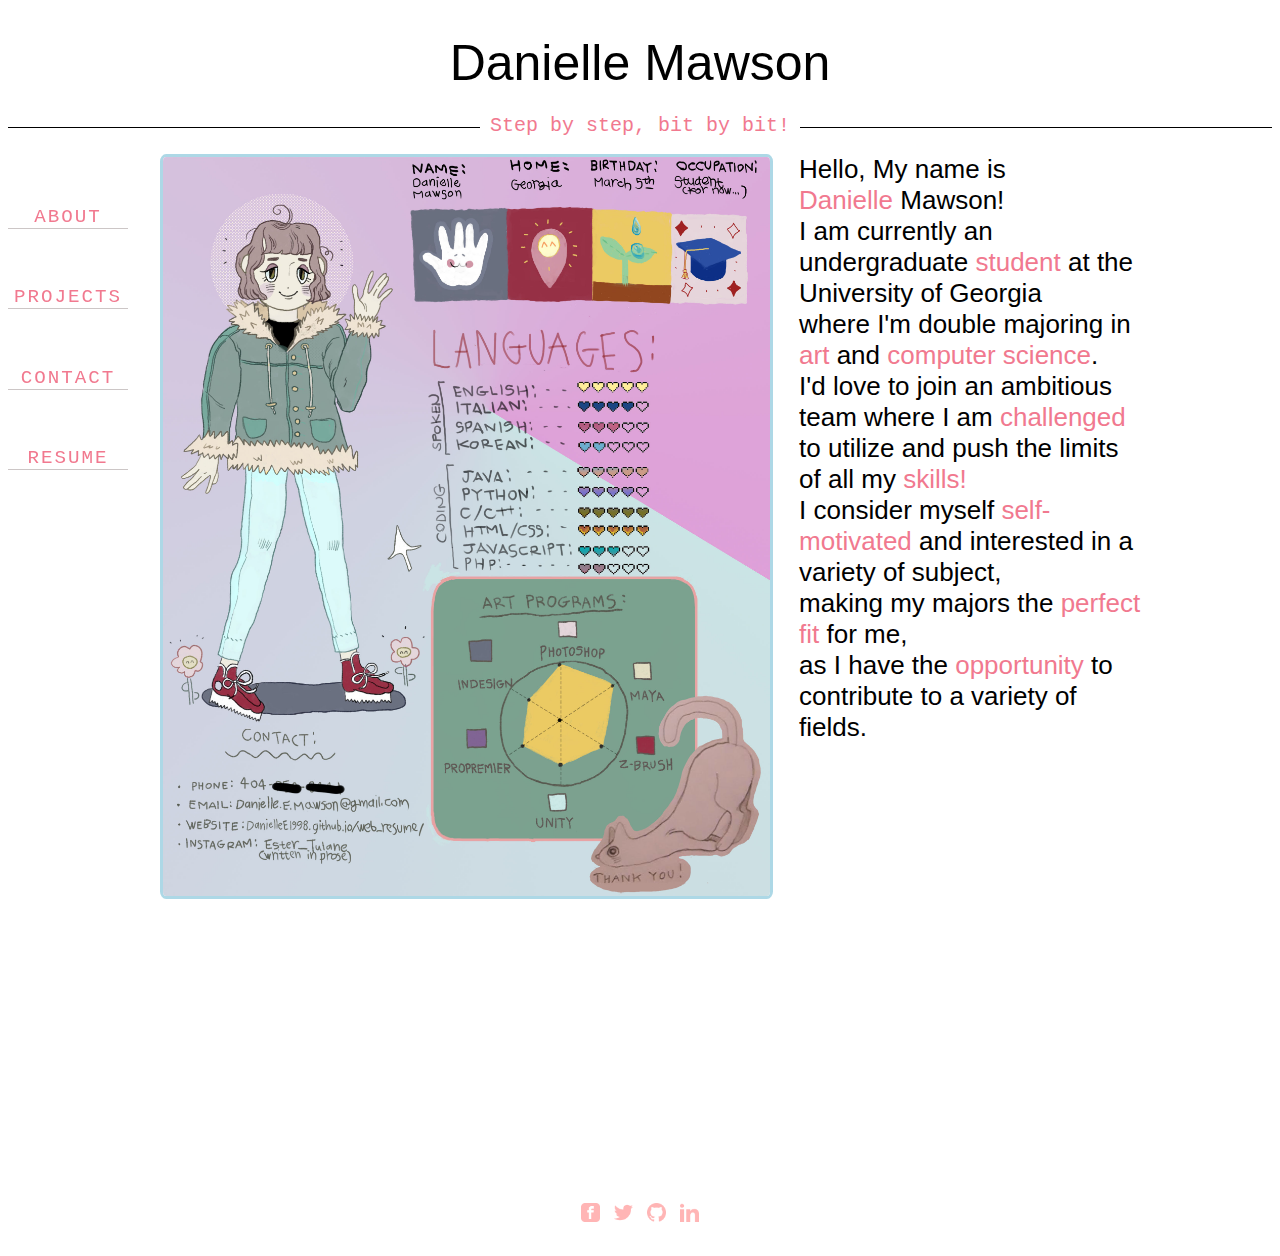
<file: index.html>
<!DOCTYPE html>
<html lang="en">

<head>
    <title>Danielle Mawson</title>
    <meta charset="utf-8">
    <link rel="stylesheet" href="main.css">
    <link rel="icon" href="resources/favicon.ico">
</head>

<body>
    <header>
        <h1 id="page_title">Danielle Mawson</h1>
        <h2 id="sub_heading"><span>Step by step, bit by bit!</span></h2>
    </header>
    <section id="nav_section">
            <nav id="nav_menu">
                <ul>
                <li><a href="index.html">About</a></li>
				<li><a href="projects.html">Projects</a>
                    <ul>
                            <li><a href="projects.html#coding_projects">Coding Projects</a></li>
                            <li><a href="projects.html#traditional_work">Traditional Work</a></li>
                            <li><a href="projects.html#digital_work">Digital Work</a></li>
                            <li><a href="projects.html#self_study">Self Study</a></li>
                    </ul>
                </li>             
                <li><a href="contact.html">Contact</a></li>
				<li><a href="danielle_resume.html">Resume</a></li> 
                </ul>
            </nav>
    </section>
    <article class="main_article">
		<img src="Resources/mta.jpg" alt="RTTF Logo" id="meetTheArtist">
	    <p>
		    Hello, My name is <br><span>Danielle</span> Mawson!<br>
			I am currently an undergraduate <span>student</span> at the University of Georgia<br>
			where I'm double majoring in <span>art</span> and <span>computer science</span>.<br>
			I'd love to join an ambitious team where I am <span>challenged</span><br> 
			to utilize and push the limits of all my <span>skills!</span><br>
			I consider myself <span>self-motivated</span> and interested in a variety of subject,<br>
			making my majors the <span>perfect fit</span> for me,<br> 
			as I have the <span>opportunity</span> to contribute to a variety of fields.
	    </p>
    </article>

    <footer>
		<p id="footer_content">
			<span>
				<a href="https://www.facebook.com" target="_blank">
					<img src="Resources/facebook.png" alt="Facebook">
				</a>
				<a href="https://www.twitter.com" target="_blank">
					<img src="Resources/twitter.png" alt="Twitter">
				</a>
				<a href="https://www.github.com" target="_blank">
					<img src="Resources/github.png" alt="Github">
				</a>
				<a href="https://www.linkedin.com" target="_blank">
					<img src="Resources/linkedin.png" alt="LinkedIn">
				</a>
			</span>
		</p>
	<footer>
</body>
</html>
</file>
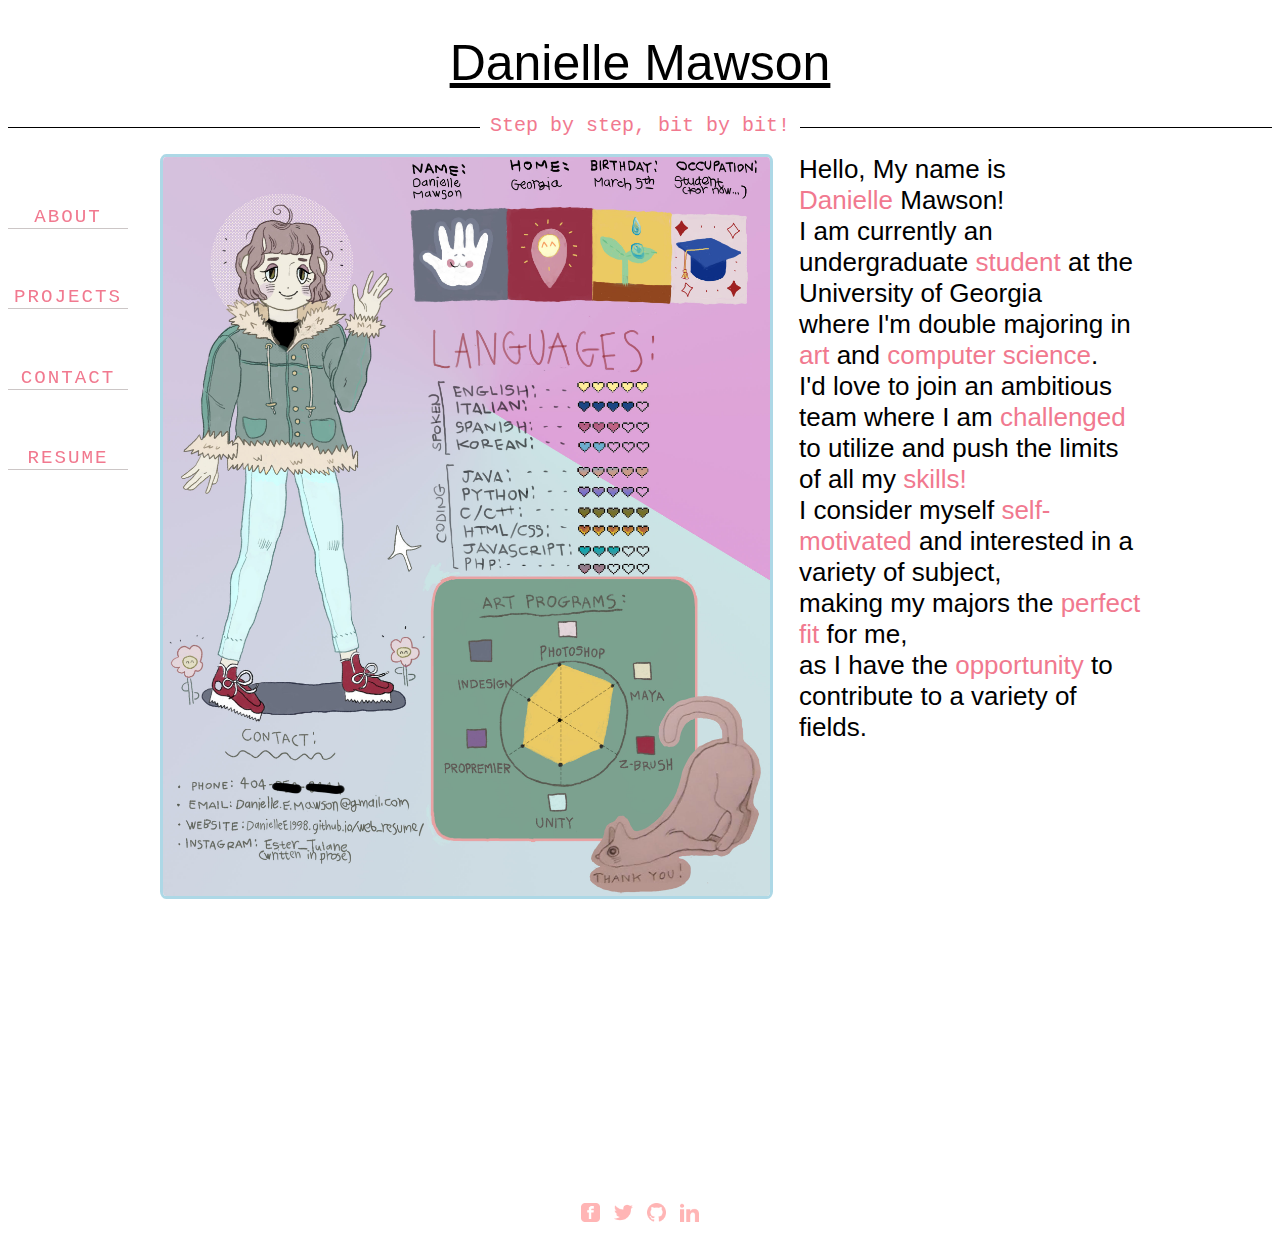
<file: about.html>
<!DOCTYPE html>
<html lang="en">

<head>
    <title>Danielle Mawson</title>
    <meta charset="utf-8">
    <link rel="stylesheet" href="main.css">
    <link rel="icon" href="resources/favicon.ico">
</head>

<body>
    <header>
        <h1><a href="main.html"  id="page_title">Danielle Mawson</a></h1>
        <h2 id="sub_heading"><span>Step by step, bit by bit!</span></h2>
    </header>
    <section id="nav_section">
            <nav id="nav_menu">
                <ul>
                <li><a href="about.html">About</a></li>
				<li><a href="projects.html">Projects</a>
                    <ul>
                            <li><a href="projects.html#coding_projects">Coding Projects</a></li>
                            <li><a href="projects.html#traditional_work">Traditional Work</a></li>
                            <li><a href="projects.html#digital_work">Digital Work</a></li>
                            <li><a href="projects.html#self_study">Self Study</a></li>
                    </ul>
                </li>             
                <li><a href="contact.html">Contact</a></li>
				<li><a href="danielle_resume.html">Resume</a></li> 
                </ul>
            </nav>
    </section>
    <article class="main_article">
		<img src="Resources/mta.jpg" alt="RTTF Logo" id="meetTheArtist">
	    <p>
		    Hello, My name is <br><span>Danielle</span> Mawson!<br>
			I am currently an undergraduate <span>student</span> at the University of Georgia<br>
			where I'm double majoring in <span>art</span> and <span>computer science</span>.<br>
			I'd love to join an ambitious team where I am <span>challenged</span><br> 
			to utilize and push the limits of all my <span>skills!</span><br>
			I consider myself <span>self-motivated</span> and interested in a variety of subject,<br>
			making my majors the <span>perfect fit</span> for me,<br> 
			as I have the <span>opportunity</span> to contribute to a variety of fields.
	    </p>
    </article>

    <footer>
		<p id="footer_content">
			<span>
				<a href="https://www.facebook.com" target="_blank">
					<img src="Resources/facebook.png" alt="Facebook">
				</a>
				<a href="https://www.twitter.com" target="_blank">
					<img src="Resources/twitter.png" alt="Twitter">
				</a>
				<a href="https://www.github.com" target="_blank">
					<img src="Resources/github.png" alt="Github">
				</a>
				<a href="https://www.linkedin.com" target="_blank">
					<img src="Resources/linkedin.png" alt="LinkedIn">
				</a>
			</span>
		</p>
	<footer>
</body>
</html>
</file>
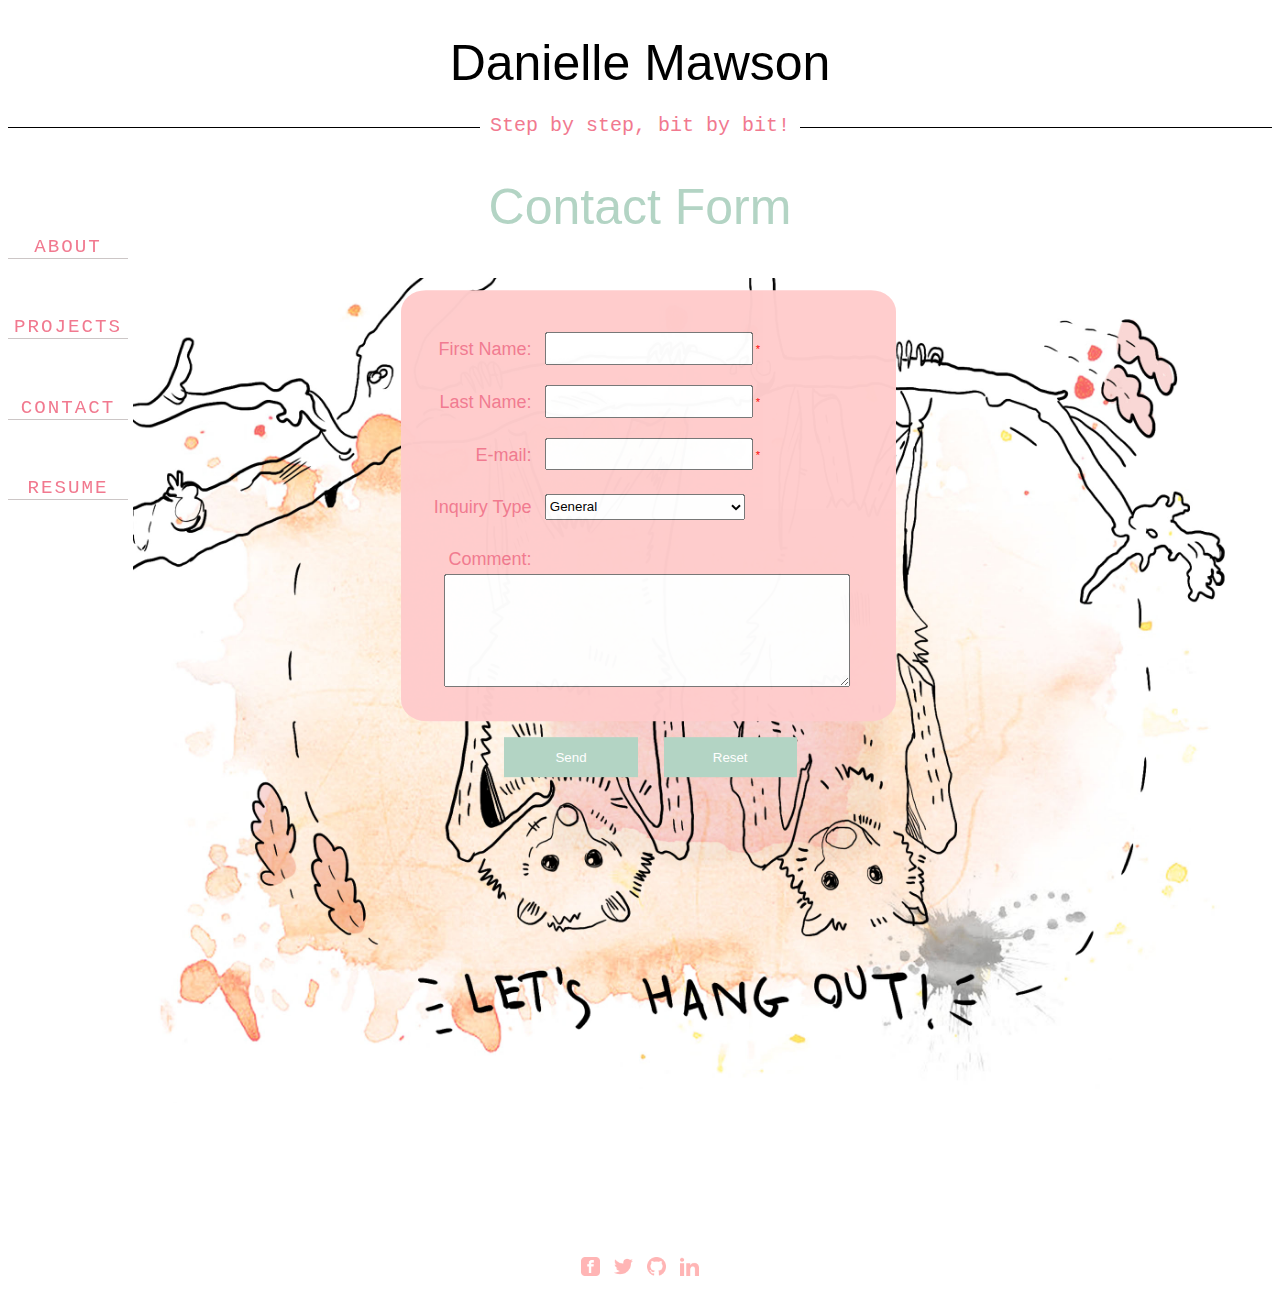
<file: contact.html>
<!DOCTYPE html>
<html lang="en">
<head>
    <title>Danielle Mawson</title>
    <meta charset="utf-8">
    <link rel="stylesheet" href="main.css">
	<link rel="stylesheet" href="contact.css">
	<script src="contact.js"></script>
    <link rel="icon" href="resources/favicon.ico">
</head>

<body>
    <header>
		<h1 id="page_title">Danielle Mawson</h1>
        <h2 id="sub_heading"><span>Step by step, bit by bit!</span></h2>

    </header>
    <section>
		 <section id="nav_section">
            <nav id="nav_menu">
                <ul>
                <li><a href="index.html">About</a></li>
				<li><a href="projects.html">Projects</a>
                    <ul>
                            <li><a href="projects.html#coding_projects">Coding Projects</a></li>
                            <li><a href="projects.html#traditional_work">Traditional Work</a></li>
                            <li><a href="projects.html#digital_work">Digital Work</a></li>
                            <li><a href="projects.html#self_study">Self Study</a></li>
                    </ul>
                </li>             
                <li><a href="contact.html">Contact</a></li>
				<li><a href="danielle_resume.html">Resume</a></li> 
                </ul>
            </nav>
	</section>
    <article class="page_article">
	<h2 class="page_title">Contact Form</h2>
		<form id="contact" name="contact" action="mailto:danielle.mawson.1998@gmail.com" 
			method="post" enctype="text/plain">
			<div id="overlay">
				<span class="form_span">First Name:</span>
				<input type="text" name="fname" id="fname"><span id="error1" class="error">*</span><br>
				<span class="form_span">Last Name:</span>
				<input type="text" name="lname" id="lname"><span id="error2" class="error">*</span><br>
				<span class="form_span">E-mail:</span>
				<input type="text" name="mail" id="mail"><span id="error3" class="error">*</span><br>
				<label for="subject">Inquiry Type</label>
				<select id="subject" name="subject">
					<option value="general" id="general">General</option>
					<option value="freelancing" id="freelancing">Freelancing</option>
					<option value="tutoring" id="tutoring">Tutoring</option>
				</select><br>
				<span class="form_span">Comment:</span><br>
				<textarea id="comments" name="comments"></textarea><br>
			</div>
			<div class="buttons">
				<input class="button" type="button" id="send" value="Send">
				<input class="button" type="button" id="reset" value="Reset">
			</div>
		</form>
		<img id="background" src="Resources/contact.jpg" alt="Friends Hanging Out">
	</article>

    <footer>
        <p id="footer_content">
			<span>
				<a href="https://www.facebook.com" target="_blank">
					<img src="Resources/facebook.png" alt="Facebook">
				</a>
				<a href="https://www.twitter.com" target="_blank">
					<img src="Resources/twitter.png" alt="Twitter">
				</a>
				<a href="https://www.github.com" target="_blank">
					<img src="Resources/github.png" alt="Github">
				</a>
				<a href="https://www.linkedin.com" target="_blank">
					<img src="Resources/linkedin.png" alt="LinkedIn">
				</a>
			</span>
		</p>
    </footer>
</body>
</html>
</file>
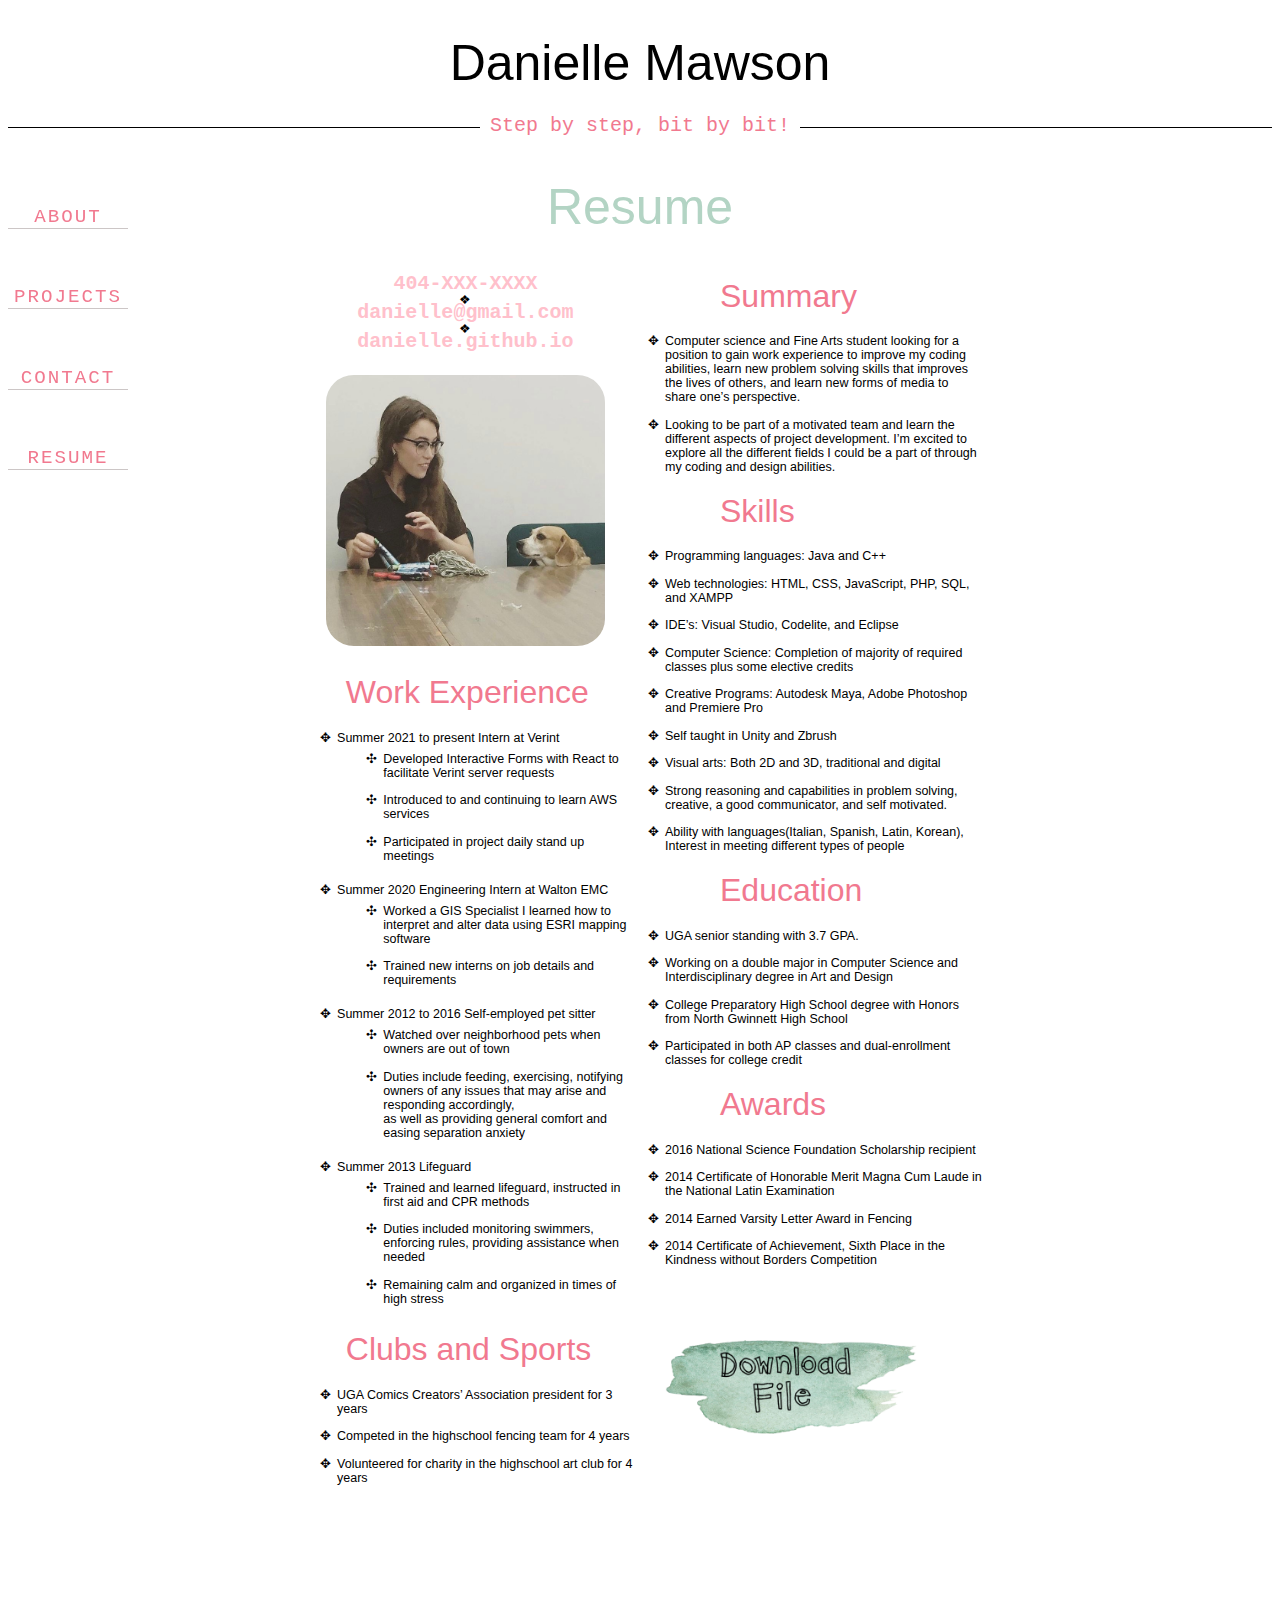
<file: danielle_resume.html>
<!DOCTYPE html>
<html lang="en">
	<head>
	    <title>Danielle Mawson</title>
	    <meta charset="utf-8">
	    <link rel="stylesheet" href="main.css">
		<link rel="stylesheet" href="resume.css">
	    <link rel="icon" href="resources/favicon.ico">
	</head>

	<body>
	    <header>
			<h1 id="page_title">Danielle Mawson</h1>
		<h2 id="sub_heading"><span>Step by step, bit by bit!</span></h2>

	    </header>
	     <section id="nav_section">
            <nav id="nav_menu">
                <ul>
                <li><a href="index.html">About</a></li>
				<li><a href="projects.html">Projects</a>
                    <ul>
                            <li><a href="projects.html#coding_projects">Coding Projects</a></li>
                            <li><a href="projects.html#traditional_work">Traditional Work</a></li>
                            <li><a href="projects.html#digital_work">Digital Work</a></li>
                            <li><a href="projects.html#self_study">Self Study</a></li>
                    </ul>
                </li>             
                <li><a href="contact.html">Contact</a></li>
				<li><a href="danielle_resume.html">Resume</a></li> 
                </ul>
            </nav>
    </section>
	    <article class="page_article">
			<h2 class="page_title">Resume</h2>
			<aside>
				<div id="profile">
				<span class="subtitle">404-XXX-XXXX</span><br> ❖ <br>
				<span class="subtitle">danielle@gmail.com</span><br> ❖ <br>
				<span class="subtitle">danielle.github.io</span><br>
				<img class="profile" src="Resources/danielle.jpg" alt="Danielle Mawson">
				</div>

				<span class="resume">Work Experience</span>
					<ul class="out">
						<li>Summer 2021 to present Intern at Verint 
							<ul class="in">
								<li>Developed Interactive Forms with React to facilitate Verint server requests</li>
								<li>Introduced to and continuing to learn AWS services</li>
								<li>Participated in project daily stand up meetings</li>
							</ul>
						</li>
						<li>Summer 2020  Engineering Intern at Walton EMC
							<ul class="in">
								<li>Worked a GIS Specialist I learned how to interpret and 
									alter data using ESRI mapping software</li>
								<li>Trained new interns on job details and requirements</li>
							</ul>
						</li>
						<li>Summer 2012 to 2016   Self-employed pet sitter
							<ul class="in">
								<li>Watched over neighborhood pets when owners are out of town</li>
								<li>Duties include feeding, exercising, notifying owners of any issues that may arise and responding accordingly,<br>
									as well as providing general comfort and easing separation anxiety</li>
							</ul>
						</li>
						<li>Summer 2013 Lifeguard
							<ul class="in">		
								<li>Trained and learned lifeguard, instructed in first aid and CPR methods<br> 
								<li>Duties included monitoring swimmers, enforcing rules, providing assistance when needed<br>
								<li>Remaining calm and organized in times of high stress
							</ul>
						</li>
					</ul>
					<span class="resume">Clubs and Sports</span>
					<ul class="out">
						<li>UGA Comics Creators’ Association president for 3 years</li>
						<li>Competed in the highschool fencing team for 4 years</li>
						<li>Volunteered for charity in the highschool art club for 4 years</li>
					</ul>
			</aside>
		      <main class="resume_list">
					<span class="resume">Summary</span>
					<ul class="out">
						<li> Computer science and Fine Arts student looking for a position 
						to gain work experience to improve my coding abilities, learn new problem solving skills 
						that improves the lives of others, and learn new forms of media to share one’s perspective.</li>
						<li>Looking to be part of a motivated team and learn the different aspects of project development. 
						I’m excited to explore all the different fields I could be a part of 
						through my coding and design abilities.</li>
					</ul>


					<span class="resume">Skills</span>
					<ul class="out">
						<li>Programming languages: Java and C++</li>
						<li>Web technologies: HTML, CSS, JavaScript, PHP, SQL, and XAMPP</li>
						<li>IDE’s: Visual Studio, Codelite, and Eclipse</li>
						<li>Computer Science: Completion of majority of required classes plus some elective credits</li>
						<div class="line_break"> </div>
						<li>Creative Programs: Autodesk Maya, Adobe Photoshop and Premiere Pro</li>
						<li>Self taught in Unity and Zbrush</li>
						<li>Visual arts: Both 2D and 3D, traditional and digital</li>
						<div class="line_break"> </div>
						<li>Strong reasoning and capabilities in problem solving, creative, a good communicator, and self motivated.</li>
						<li>Ability with languages(Italian, Spanish, Latin, Korean), 
							Interest in meeting different types of people</li>
					</ul>

					<span class="resume">Education</span>
					<ul class="out">
						<li>UGA senior standing with 3.7 GPA.</li>
						<li>Working on a double major in Computer Science and Interdisciplinary degree in Art and Design</li>
						<li>College Preparatory High School degree with Honors from North Gwinnett High School</li> 
						<li>Participated in both AP classes and dual-enrollment classes for college credit</li>
					</ul>

					
					<span class="resume">Awards</span>
					<ul class="out">
						<li>2016 National Science Foundation Scholarship recipient</li>
						<li>2014 Certificate of Honorable Merit Magna Cum Laude in the National Latin Examination</li>
						<li>2014 Earned Varsity Letter Award in Fencing</li>
						<li>2014 Certificate of Achievement, Sixth Place in the Kindness without Borders Competition</li>
					</ul>
			</main>
	    </article>
		<a href="Resources/danielle_mawson_resume_2021.pdf" download="danielle_mawson_resume">
			<img id="resume_button" src="Resources/resume_button.jpg" alt="Resume">
		</a>
		<div id="clear"></div>
	    <footer>
		<p id="footer_content">
				<span>
					<a href="https://www.facebook.com" target="_blank">
						<img src="Resources/facebook.png" alt="Facebook">
					</a>
					<a href="https://www.twitter.com" target="_blank">
						<img src="Resources/twitter.png" alt="Twitter">
					</a>
					<a href="https://www.github.com" target="_blank">
						<img src="Resources/github.png" alt="Github">
					</a>
					<a href="https://www.linkedin.com" target="_blank">
						<img src="Resources/linkedin.png" alt="LinkedIn">
					</a>
				</span>
			</p>
	    </footer>

	</body>
</html>
</file>
<file: main.css>
:root {
    --dark-navy: #020c1b;
    --light-navy: #172a45;
    --lightest-navy: #303C55;
    --navy-shadow: rgba(2,12,27,0.7);
    --slate: #8892b0;
    --light-slate: #a8b2d1;
    --lightest-slate: #ccd6f6;
    --white: #e6f1ff;
    --green: #64ffda; 
    --green-tint: rgba(100,255,218,0.1);
    --font-sans: "Calibre","San Francisco","SF Pro Text",-apple-system,system-ui,sans-serif;
    --font-mono: "SF Mono","Fira Code","Fira Mono","Roboto Mono",monospace;
    --fz-xxs: 12px;
    --fz-xs: 13px;
    --fz-sm: 14px;
    --fz-md: 16px;
    --fz-lg: 18px;
    --fz-xl: 20px;
    --fz-xxl: 22px;
    --fz-heading: 32px;
    --border-radius: 4px;
    --nav-height: 100px;
    --nav-scroll-height: 70px;
    --tab-height: 42px;
    --tab-width: 120px;
    --easing: cubic-bezier(0.645,0.045,0.355,1);
    --transition: all 0.25s cubic-bezier(0.645,0.045,0.355,1);
    --hamburger-width: 30px;
    --ham-before: top 0.1s ease-in 0.25s,opacity 0.1s ease-in;
    --ham-before-active: top 0.1s ease-out,opacity 0.1s ease-out 0.12s;
    --ham-after: bottom 0.1s ease-in 0.25s,transform 0.22s cubic-bezier(0.55,0.055,0.675,0.19);
    --ham-after-active: bottom 0.1s ease-out,transform 0.22s cubic-bezier(0.215,0.61,0.355,1) 0.12s;
}

.contact{
    color: var(--green);
    background-color: transparent;
    border: 1px solid var(--green);
    border-radius: var(--border-radius);
    padding: 1.25rem 1.75rem;
    font-size: var(--fz-sm);
    font-family: var(--font-mono);
    line-height: 1;
    text-decoration: none;
    cursor: pointer;
    transition: var(--transition);
    margin-top: 50px;
}

h1, h2, h3, a{
    color: black;
    font-family: -apple-system, BlinkMacSystemFont, 'Segoe UI', Roboto, Oxygen, Ubuntu, Cantarell, 'Open Sans', 'Helvetica Neue', sans-serif;
    font-size: 50px;
    font-weight: lighter;
    text-align: center;
}

/*Subheading CSS:*/
#sub_heading{
    color: var(--light-slate);
    font-size: 20px;
    font-family: 'Courier New', Courier, monospace;
    font-weight: bold;
    border-bottom: 1px solid black;
    line-height: 0.1em;
    margin: 10px 0 20px; 
}

/*Horizontal bar*/
h2 span{
    background: white;
    padding: 0 10px;
}

/*Booking Button*/
#book_button, #button{
    border: 1px solid pink;
    padding: .3em;
    margin-top: 4em;
    box-sizing: border-box;
    text-decoration: none;
    text-transform: capitalize;
    background-color: rgb(240, 119, 139);
    color: white;
    text-align: center;
    font-size: 120%;
}

/*Floats content to the left of navigation bar*/
#nav_section{
    float: left;
    width: 15%;
}

/*Positions content of page*/
article{
    min-height: 1000px;
    z-index:-1;
}

article.main_article{
    font-family: -apple-system, BlinkMacSystemFont, 'Segoe UI', Roboto, Oxygen, Ubuntu, Cantarell, 
		'Open Sans', 'Helvetica Neue', sans-serif;
	width: 80%;	
	margin-left: 10%;
	font-size: 26px;
}

article.page_article{
    font-family: -apple-system, BlinkMacSystemFont, 'Segoe UI', Roboto, Oxygen, Ubuntu, Cantarell, 
		'Open Sans', 'Helvetica Neue', sans-serif;
	font-size: 25px;
	margin: 2em;
}

#meetTheArtist{
	float: left;
	width: 60%;
	height: auto;
	margin: 0em 1em;
	border-radius: 1%;
	border: lightblue solid 3px;
}

/* Footer Stylings: */
footer{
    width: 50%;
    display: block;
	margin-left: auto;
	margin-right: auto;
}

#footer_content{
	text-align: center;
    padding: .1em;
    font-size: 20px;
    color: rgb(241, 121, 143);
    font-weight: bold;
}

#footer_content img{
	width: 3%;
	height: auto;
}

#footer_content a{
	text-decoration: none;
}

/*****************************************************/

/* Navigation Menu:*/

/*Sidebar will always be visible when you scroll on the page*/
#nav_menu{
    position: fixed;
    top:5;
    z-index: 1;
}

#nav_menu ul{
    margin: 0;
    padding: 0;
    width: 200px;
    list-style: none;
}

#nav_menu ul li{
    width: 60%;
    text-transform: uppercase;
    letter-spacing: 2px;
}

#nav_menu ul li ul a{
    color: rgb(102, 0, 19);
    font-size: 65%;
    border-bottom: none;
    font-weight: lighter;
    text-align: center;

}

#nav_menu ul li ul{
    z-index:2;
    overflow: visible;
}

#nav_menu ul li ul{
    display: none;
}

#nav_menu ul li:hover > ul{
    display: block;
}

#nav_menu ul li a, #nav_menu ul li.about{
    text-align: center;
    display: block;
    padding: 3em 0em 0em 0em;
    text-decoration: none;
    color:rgb(241, 121, 143);
    font-family: 'Courier New', Courier, monospace;
    font-weight: lighter;
    font-size: 120%;
    border-bottom: 1.5px solid rgb(204, 198, 198);
}

#nav_menu > ul::after{
    content: "";
    display: block;
    clear: both;
}

/*Page Styling*/
h2.page_title
{
	width: 100%;
	color: rgb(179, 212, 196);
}

span, span.page_span
{
	font-weight: normal;
	color: rgb(241, 121, 143);
}

span.form_span, label{
	font-weight: normal;
    color: rgb(241, 121, 143);
	float: left;
	width: 6em;
	text-align: right;
}

/*****************************************************/
/*Forms*/
form
{
	margin-left: 50%;
}

#radio label
{
	margin-right: 1em;
	width:auto;
	text-align: left;
	font-size: 70%;
	color: rgb(179, 212, 196);
}

#radio input
{
	float: left;
	width: 1em;
	height: 1em;
	margin-left: 1em;
}



input, select 
{
	margin-left: 1em;	
	width: 15em;
	height: 2em;
}

input.button
{
	width: 10em;
	height: 3em;
	text-align: center;
	background: rgb(179, 212, 196);
	color: white;
	border: none;
}

textarea 
{	
	margin-left: 1.5em;
	height: 8em;
	width: 30em;
	font-family: -apple-system, BlinkMacSystemFont, 'Segoe UI', Roboto, Oxygen, Ubuntu, Cantarell, 'Open Sans', 'Helvetica Neue', sans-serif;
}

br.form_br
{
	clear: both;
}

/*Star Rating*/
.rate 
{
    float: left;
    margin-left: 3%;
    padding: 0 5px;
}

/*initially hidden*/
.rate:not(:checked) > input 
{
    position:absolute;
    width:0px;
}

/*empty stars*/
.rate:not(:checked) > label 
{
    float: right;
    width: 1em;
    overflow: hidden;
    white-space: nowrap;
    cursor: pointer;
    font-size: 30px;
    color: #ccc;
}

/*change label shape*/
.rate:not(:checked) > label:before 
{
    content: '★ ';
}

/*set color of checked star*/
.rate > input:checked ~ label 
{
    color: #ffe6b3;    
}

/*Set color of hovered, unchecked stars*/
.rate:not(:checked) > label:hover,
.rate:not(:checked) > label:hover ~ label 
{
    color: #ff9966;  
}

/*Set color of hovered, checked stars*/
.rate > input:checked ~ label:hover,
.rate > input:checked ~ label:hover ~ label,
.rate > label:hover ~ input:checked ~ label 
{
    color: #e67300;
}
</file>
<file: contact.css>
#background{
	width: 1100px;
	margin-left: 75px;
}

form{
	position: absolute;
	margin-top: 20%;
	font-size: 45px;
	transform: translate(-60%,-50%);
}

#overlay{
	padding: 0.25em;
	min-width: 10em;
	background-color: #ffcccc;
	border-radius: 5%;
	opacity: 0.98;
	padding: 0.5em;
}

article span, label{
	font-size: 40%;
	color: black;
	color: rgb(241, 121, 143);
	margin-top: 1.5em;
}

.buttons{
	margin-left: 2em;
}

#radio label{
	font-size: 40%;
	margin: 0em 0.3em;
}

.rate label{
	margin: 0em;
}

span.error{
	font-size: 25%;
	margin-left: 0.25em;
	color: red;
}
</file>
<file: resume.css>
main, aside{
	font-size: 50%;	
}
article li{
	padding: 0.5em;
}

ul.out li{
  list-style-type: "✥";
}

ul.in li{
  list-style-type: "✣";
}


span.resume{
	font-weight: normal;
    color: rgb(241, 121, 143);
    padding: 0 5px;
	margin-left: 50px;
	font-size: 32px;
}

span.subtitle{
    color: pink;
	text-align: center;
    font-size: 20px;
    font-family: 'Courier New', Courier, monospace;
    font-weight: bold;
    line-height: 0.1em;
}

aside{
	width: 30%;
	height: 250vh;
	float: left;
	margin-right: 2em;
	margin-left: 20%;
}

#profile{
	text-align: center;
}

main.resume_list{
	width: 80%;
	
}

img.profile{
	text-align: center;
    width: 80%; 
	margin: 2em;
	border-radius: 10%;
}

#footer_image{
	margin: 0em 0em;
}

#clear{
	clear: both;
}

#resume_button{width:20%; height: auto;}
</file>
